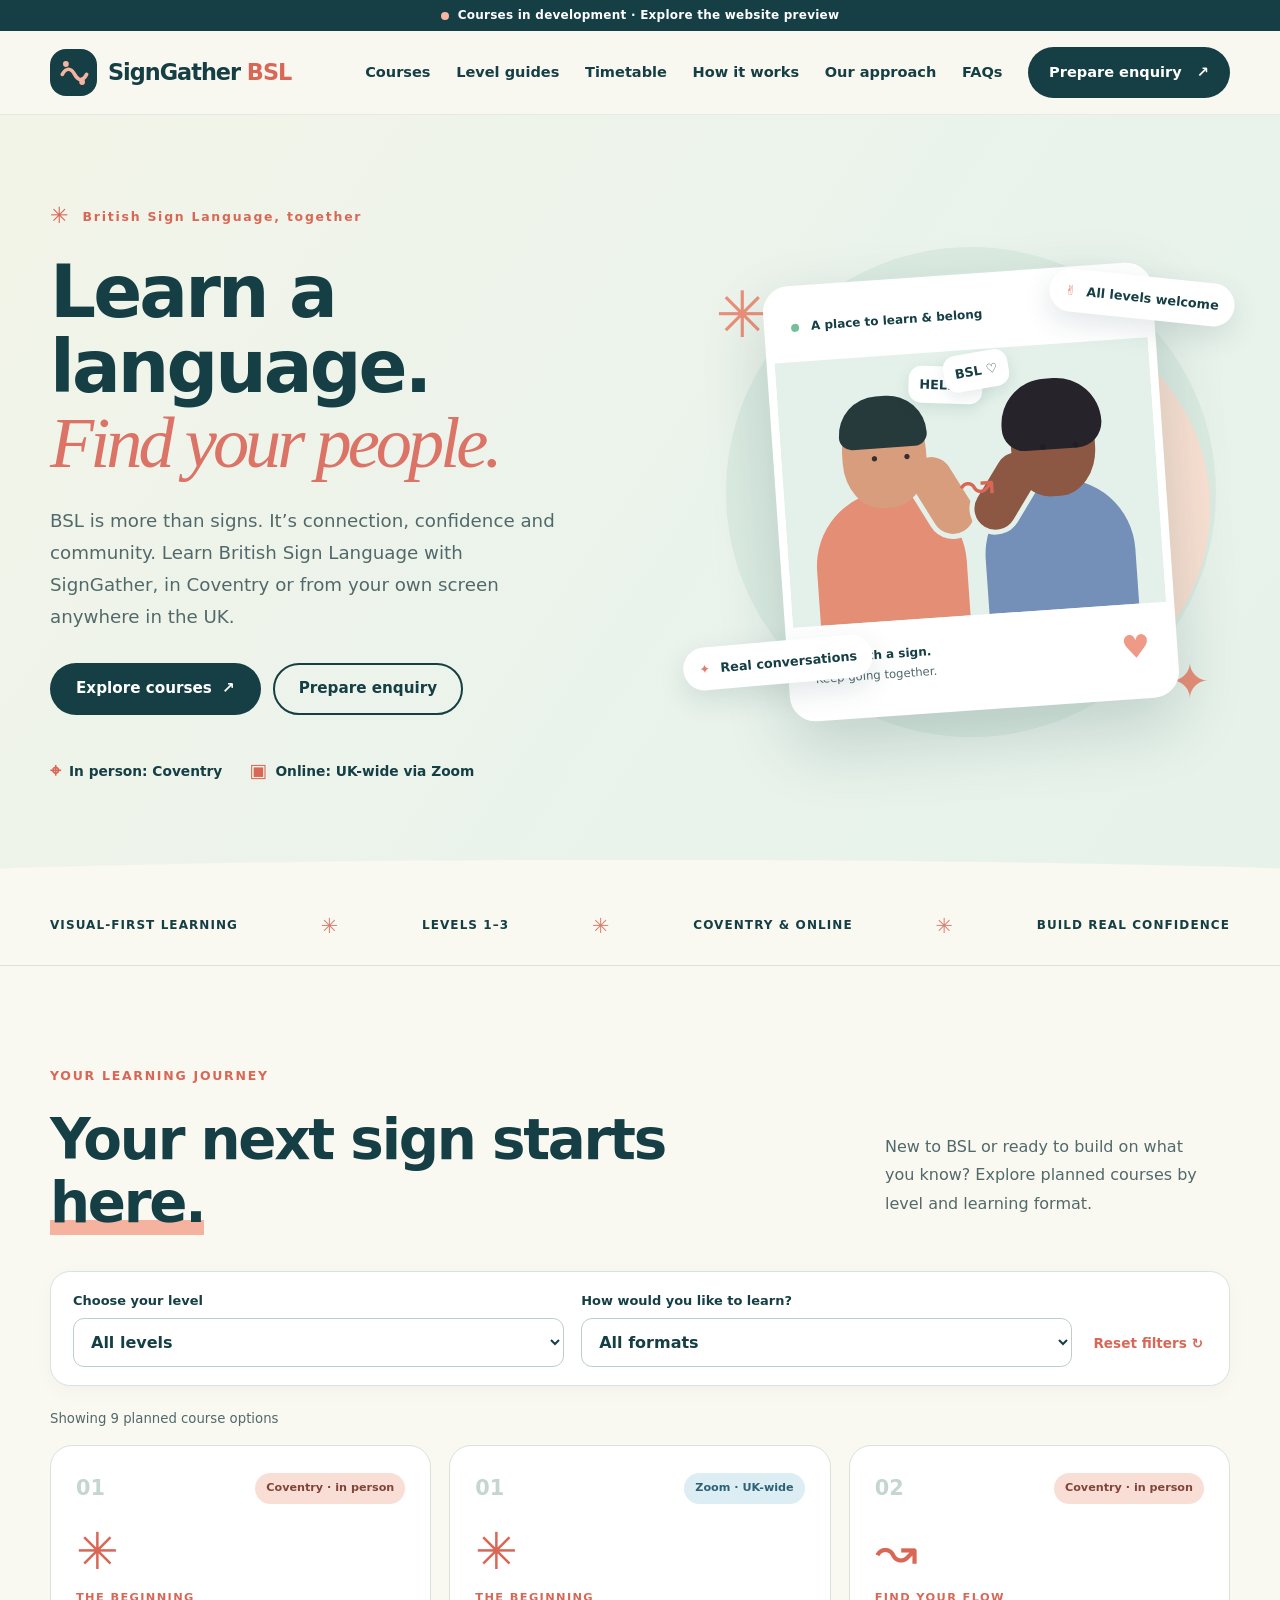
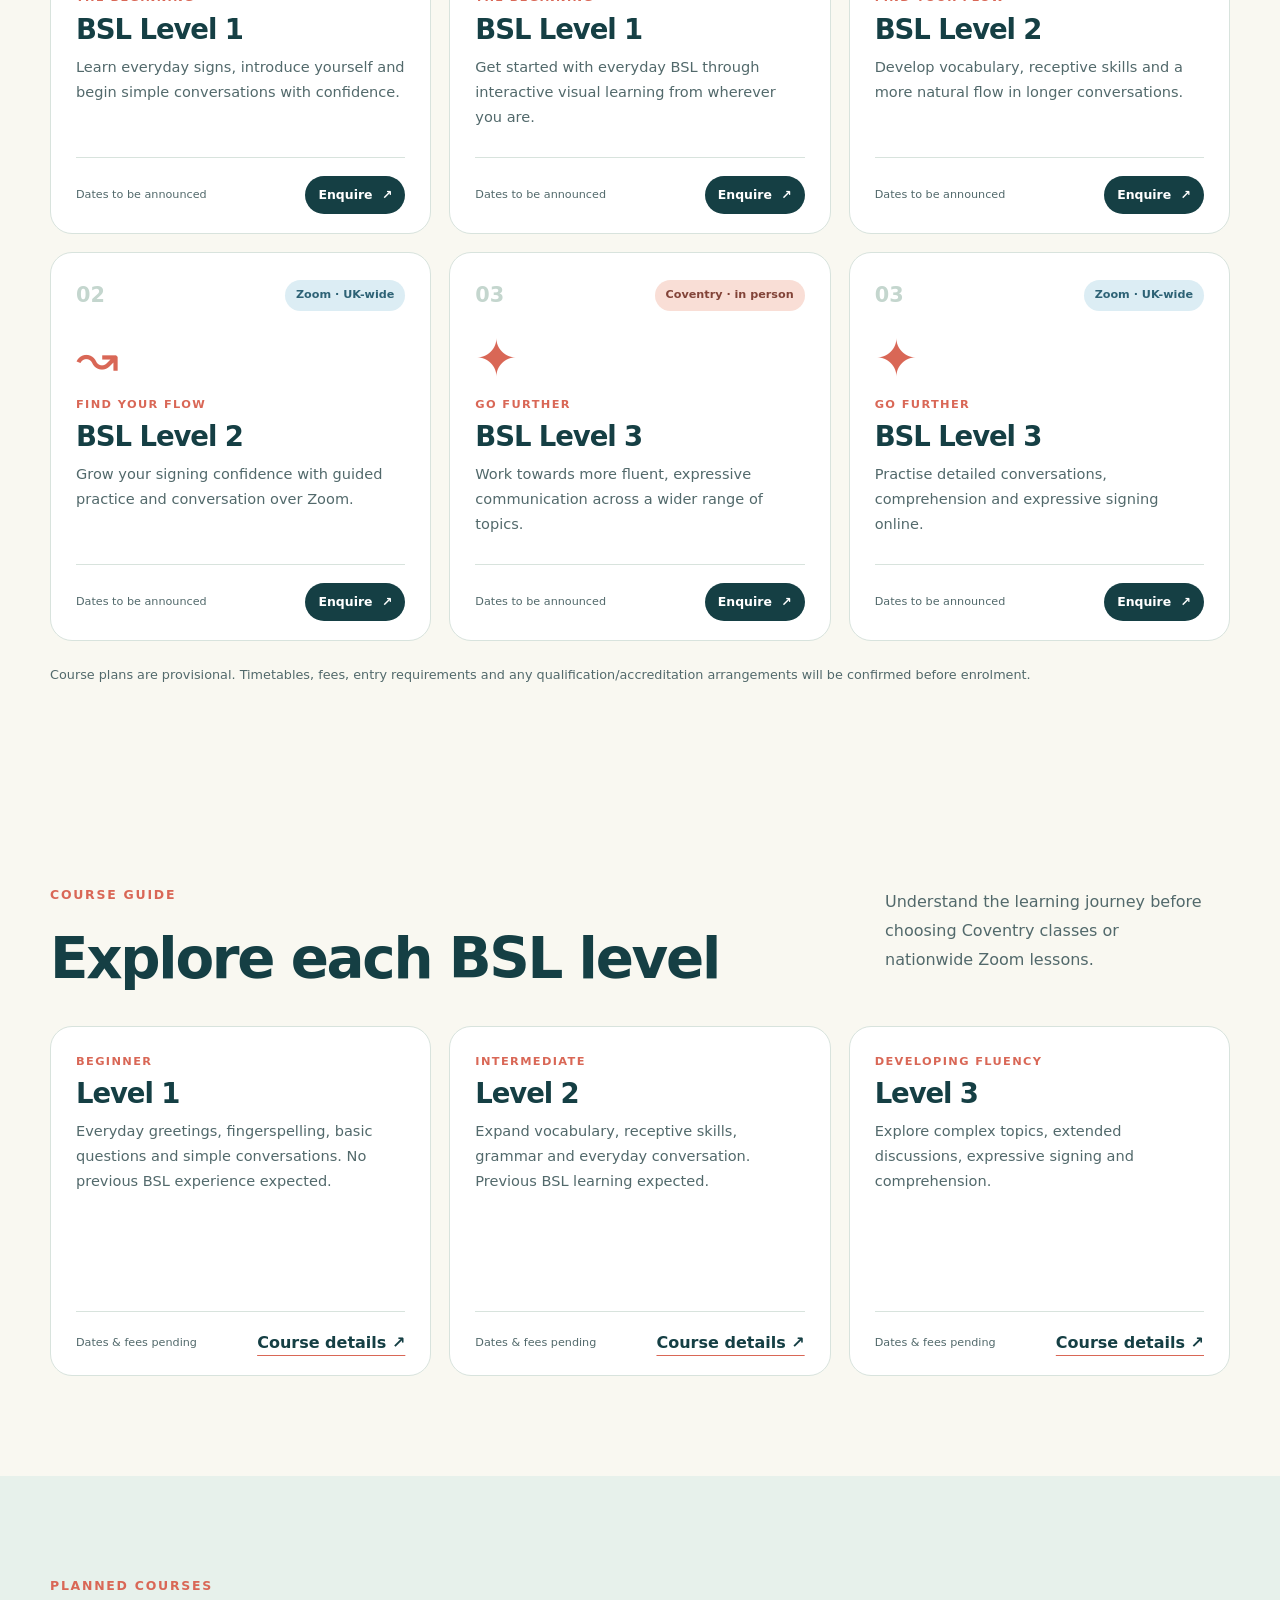
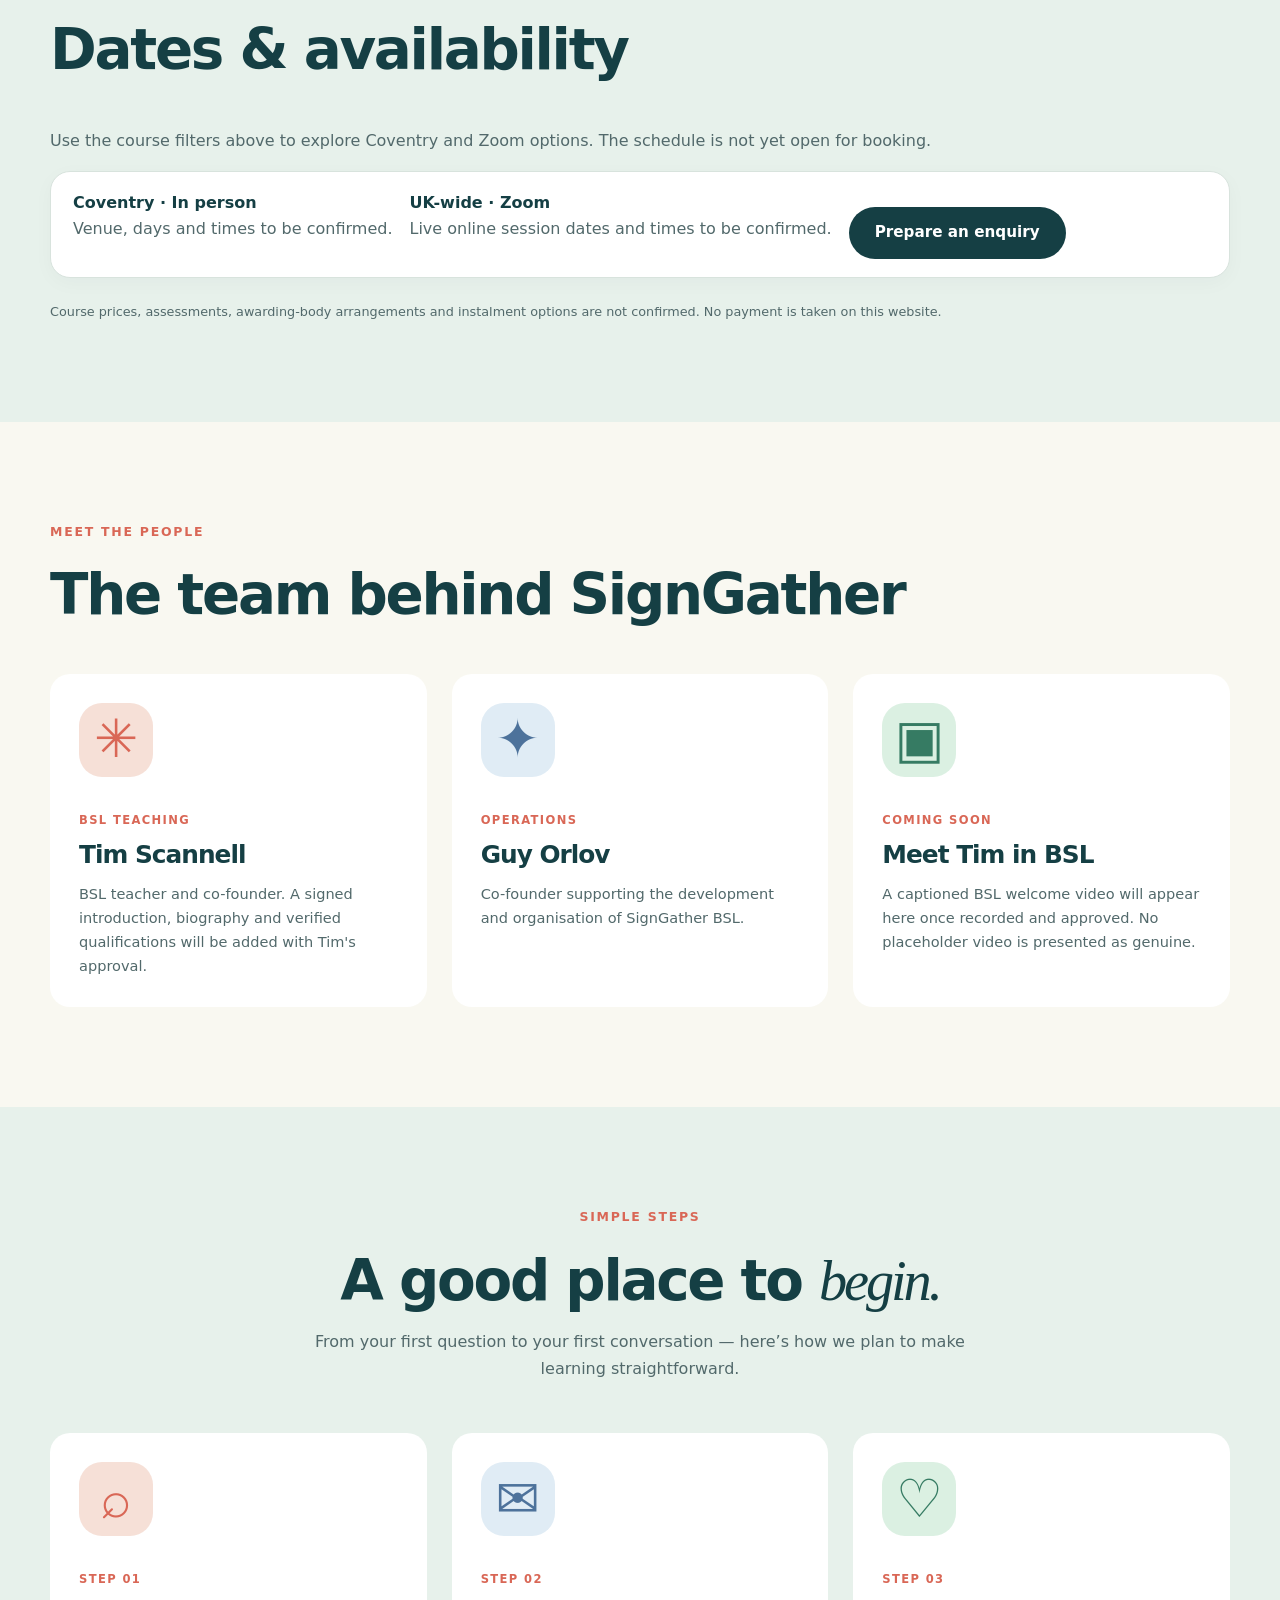
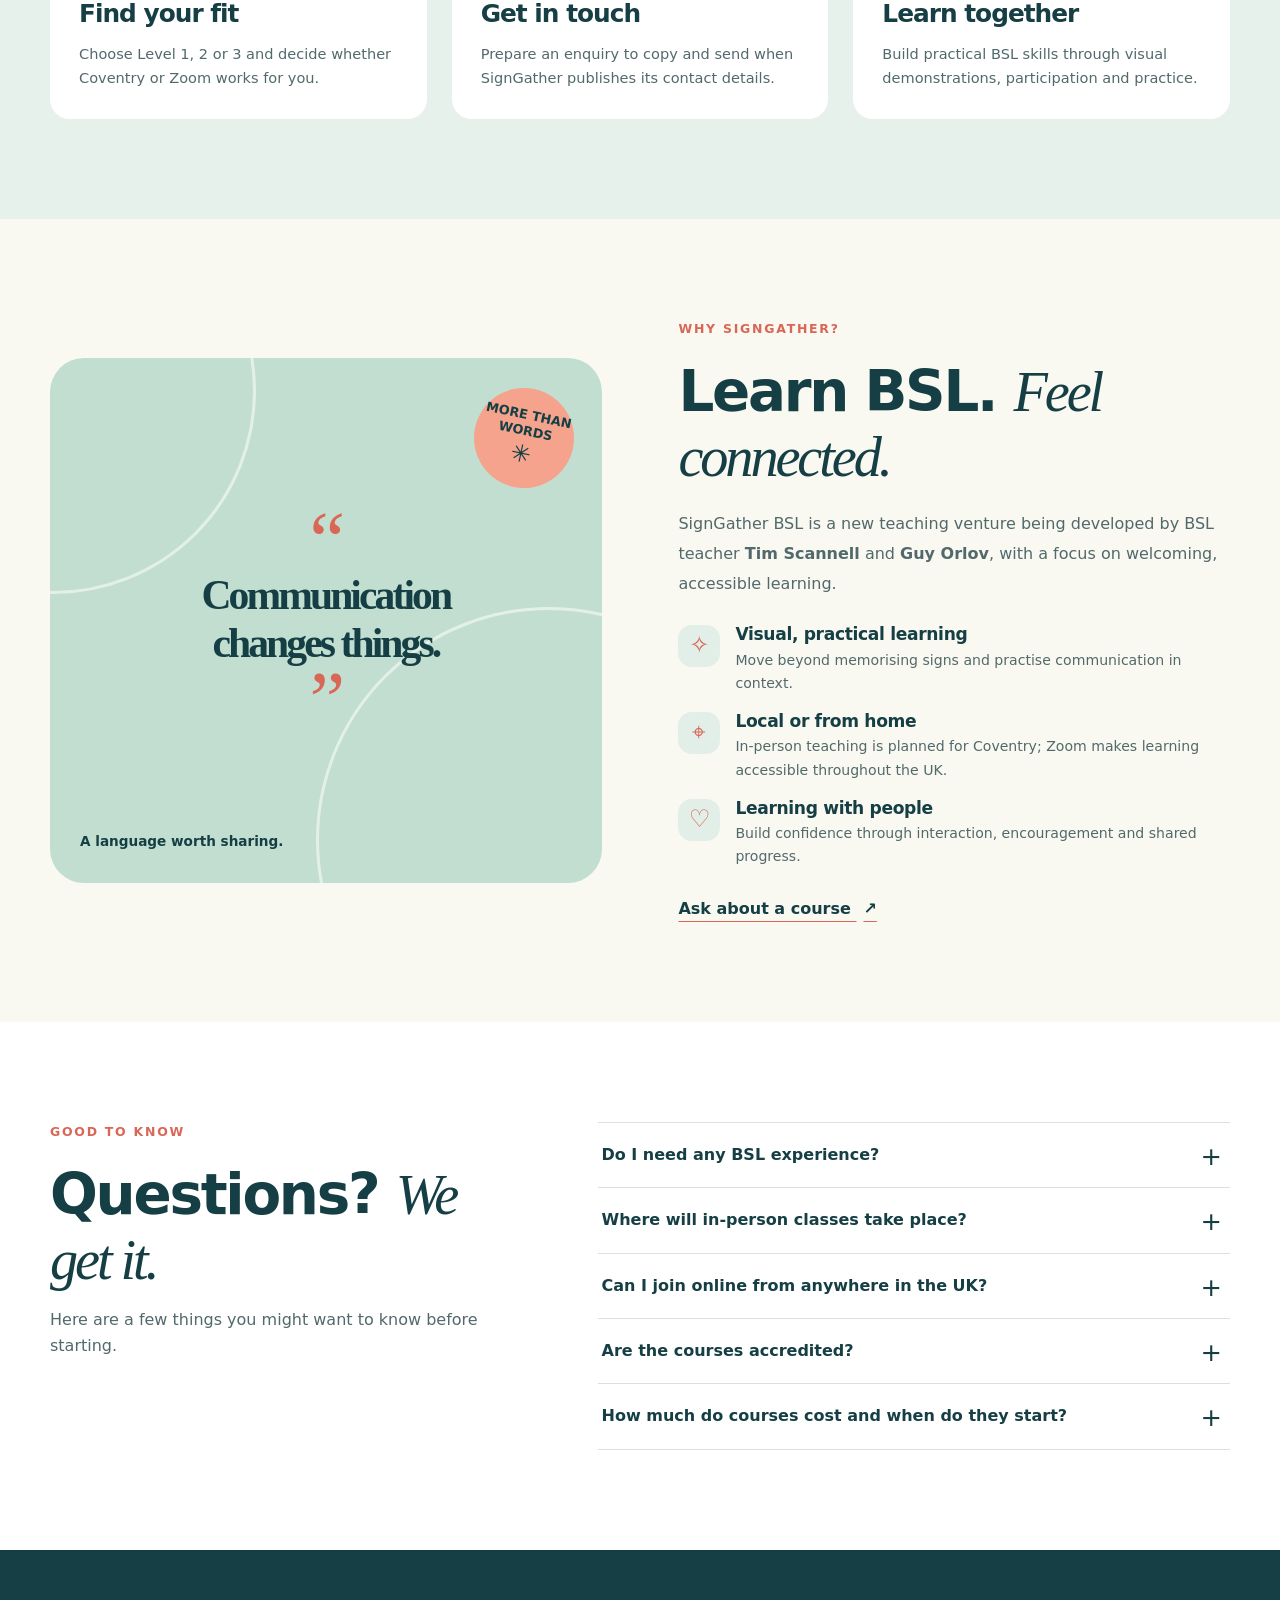
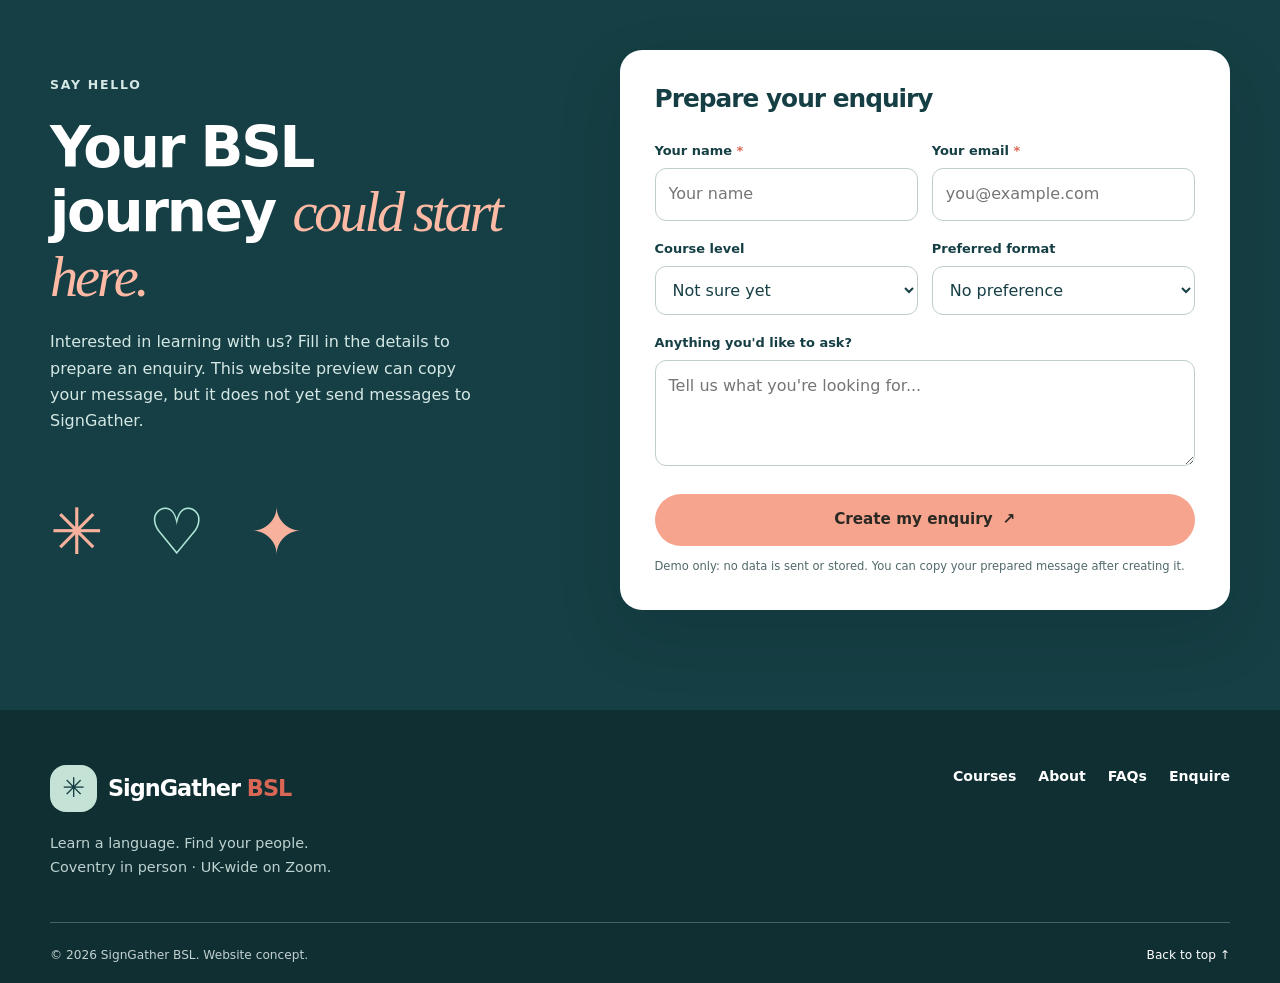
<file: index.html>
<!doctype html>
<html lang="en-GB">
<head>
  <meta charset="utf-8">
  <meta name="viewport" content="width=device-width, initial-scale=1">
  <meta name="theme-color" content="#153f44">
  <meta name="description" content="SignGather BSL: friendly British Sign Language learning at Levels 1–3. Join in-person courses in Coventry or learn on Zoom from anywhere in the UK.">
  <meta property="og:type" content="website">
  <meta property="og:title" content="SignGather BSL | Learn a language. Find your people.">
  <meta property="og:description" content="BSL Levels 1–3, in person in Coventry and online across the UK.">
  <title>SignGather BSL | Coventry & Online British Sign Language Courses</title>
  <link rel="icon" type="image/svg+xml" href="favicon.svg">
  <link rel="stylesheet" href="styles.css">
  <script type="application/ld+json">
  {"@context":"https://schema.org","@type":"EducationalOrganization","name":"SignGather BSL","description":"British Sign Language courses at Levels 1 to 3, in person in Coventry and online nationwide.","areaServed":[{"@type":"City","name":"Coventry"},{"@type":"Country","name":"United Kingdom"}]}
  </script>
  <script src="script.js" defer></script>
</head>
<body>
  <a class="skip-link" href="#main">Skip to main content</a>
  <div class="announcement"><span class="announcement-dot" aria-hidden="true"></span> Courses in development · Explore the website preview</div>
  <header class="site-header">
    <div class="container header-inner">
      <a class="brand" href="#home" aria-label="SignGather BSL, homepage">
        <span class="brand-icon" aria-hidden="true"><svg viewBox="0 0 40 40"><path d="M7 21.5c4.2-7.6 9.6-7.6 13.7 0s9.5 7.6 13.3 0" fill="none" stroke="currentColor" stroke-width="4.1" stroke-linecap="round"/><circle cx="11" cy="10" r="3.2" fill="currentColor"/><circle cx="29" cy="30" r="3.2" fill="currentColor"/></svg></span>
        <span class="brand-name">SignGather <strong>BSL</strong></span>
      </a>
      <button type="button" class="menu-toggle" aria-expanded="false" aria-controls="main-navigation" aria-label="Open navigation"><span></span><span></span><span></span></button>
      <nav id="main-navigation" class="main-nav" aria-label="Main navigation">
        <a href="#courses">Courses</a>
        <a href="#course-guide">Level guides</a><a href="#timetable">Timetable</a><a href="#how-it-works">How it works</a>
        <a href="#about">Our approach</a>
        <a href="#faq">FAQs</a>
        <a href="#enquire" class="nav-cta">Prepare enquiry <span aria-hidden="true">↗</span></a>
      </nav>
    </div>
  </header>

  <main id="main">
    <section class="hero" id="home" aria-labelledby="hero-heading">
      <div class="container hero-grid">
        <div class="hero-copy">
          <p class="eyebrow"><span class="eyebrow-icon" aria-hidden="true">✳</span> British Sign Language, together</p>
          <h1 id="hero-heading">Learn a language.<br><em>Find your people.</em></h1>
          <p class="hero-description">BSL is more than signs. It’s connection, confidence and community. Learn British Sign Language with SignGather, in Coventry or from your own screen anywhere in the UK.</p>
          <div class="hero-actions">
            <a href="#courses" class="button button-dark">Explore courses <span aria-hidden="true">↗</span></a>
            <a href="#enquire" class="button button-outline">Prepare enquiry</a>
          </div>
          <div class="hero-meta" aria-label="Available learning formats">
            <span><span class="meta-icon" aria-hidden="true">⌖</span> In person: Coventry</span>
            <span><span class="meta-icon" aria-hidden="true">▣</span> Online: UK-wide via Zoom</span>
          </div>
        </div>
        <div class="hero-art" aria-label="Illustration representing BSL learning and community">
          <div class="hero-orbit hero-orbit-one"></div>
          <div class="hero-orbit hero-orbit-two"></div>
          <div class="art-spark art-spark-one" aria-hidden="true">✳</div>
          <div class="art-spark art-spark-two" aria-hidden="true">✦</div>
          <div class="lesson-card">
            <div class="lesson-card-top"><span class="live-dot"></span> A place to learn & belong <span aria-hidden="true">✧</span></div>
            <div class="lesson-visual">
              <div class="person person-one"><span class="person-head"></span><span class="person-body"></span><span class="speech-bubble">HELLO!</span></div>
              <div class="person person-two"><span class="person-head"></span><span class="person-body"></span><span class="speech-bubble">BSL ♡</span></div>
              <div class="connecting-line" aria-hidden="true">↝</div>
            </div>
            <div class="lesson-card-bottom"><div><strong>Start with a sign.</strong><span>Keep going together.</span></div><span class="lesson-heart" aria-hidden="true">♥</span></div>
          </div>
          <div class="float-note float-note-top"><span aria-hidden="true">✌</span> All levels welcome</div>
          <div class="float-note float-note-bottom"><span aria-hidden="true">✦</span> Real conversations</div>
        </div>
      </div>
      <div class="hero-wave" aria-hidden="true"></div>
    </section>

    <section class="trust-strip" aria-label="Ways to learn">
      <div class="container trust-inner"><span>VISUAL-FIRST LEARNING</span><span class="trust-separator" aria-hidden="true">✳</span><span>LEVELS 1–3</span><span class="trust-separator" aria-hidden="true">✳</span><span>COVENTRY & ONLINE</span><span class="trust-separator" aria-hidden="true">✳</span><span>BUILD REAL CONFIDENCE</span></div>
    </section>

    <section class="section courses-section" id="courses" aria-labelledby="courses-heading">
      <div class="container">
        <div class="section-heading">
          <div><p class="eyebrow">YOUR LEARNING JOURNEY</p><h2 id="courses-heading">Your next sign starts <span class="highlight-underline">here.</span></h2></div>
          <p>New to BSL or ready to build on what you know? Explore planned courses by level and learning format.</p>
        </div>
        <div class="filter-bar" role="group" aria-label="Filter courses">
          <div class="filter-control"><label for="level-filter">Choose your level</label><select id="level-filter"><option value="all">All levels</option><option value="1">Level 1</option><option value="2">Level 2</option><option value="3">Level 3</option></select></div>
          <div class="filter-control"><label for="format-filter">How would you like to learn?</label><select id="format-filter"><option value="all">All formats</option><option value="coventry">In person · Coventry</option><option value="zoom">Online · Zoom</option></select></div>
          <button type="button" id="reset-filters" class="reset-button">Reset filters <span aria-hidden="true">↻</span></button>
        </div>
        <p id="course-count" class="course-count" role="status" aria-live="polite">Showing 6 planned course options</p>
        <div class="course-grid" id="course-grid">
          <article class="course-card" data-level="1" data-format="coventry">
            <div class="card-top"><span class="card-number">01</span><span class="tag tag-coral">Coventry · in person</span></div>
            <span class="card-symbol" aria-hidden="true">✳</span><p class="card-category">THE BEGINNING</p><h3>BSL Level 1</h3><p>Learn everyday signs, introduce yourself and begin simple conversations with confidence.</p>
            <div class="card-footer"><span>Dates to be announced</span><button type="button" class="course-select" data-course="Level 1" data-mode="Coventry in person" aria-label="Enquire about BSL Level 1 in Coventry">Enquire <span aria-hidden="true">↗</span></button></div>
          </article>
          <article class="course-card" data-level="1" data-format="zoom">
            <div class="card-top"><span class="card-number">01</span><span class="tag tag-blue">Zoom · UK-wide</span></div>
            <span class="card-symbol" aria-hidden="true">✳</span><p class="card-category">THE BEGINNING</p><h3>BSL Level 1</h3><p>Get started with everyday BSL through interactive visual learning from wherever you are.</p>
            <div class="card-footer"><span>Dates to be announced</span><button type="button" class="course-select" data-course="Level 1" data-mode="Online via Zoom" aria-label="Enquire about BSL Level 1 online">Enquire <span aria-hidden="true">↗</span></button></div>
          </article>
          <article class="course-card" data-level="2" data-format="coventry">
            <div class="card-top"><span class="card-number">02</span><span class="tag tag-coral">Coventry · in person</span></div>
            <span class="card-symbol" aria-hidden="true">↝</span><p class="card-category">FIND YOUR FLOW</p><h3>BSL Level 2</h3><p>Develop vocabulary, receptive skills and a more natural flow in longer conversations.</p>
            <div class="card-footer"><span>Dates to be announced</span><button type="button" class="course-select" data-course="Level 2" data-mode="Coventry in person" aria-label="Enquire about BSL Level 2 in Coventry">Enquire <span aria-hidden="true">↗</span></button></div>
          </article>
          <article class="course-card" data-level="2" data-format="zoom">
            <div class="card-top"><span class="card-number">02</span><span class="tag tag-blue">Zoom · UK-wide</span></div>
            <span class="card-symbol" aria-hidden="true">↝</span><p class="card-category">FIND YOUR FLOW</p><h3>BSL Level 2</h3><p>Grow your signing confidence with guided practice and conversation over Zoom.</p>
            <div class="card-footer"><span>Dates to be announced</span><button type="button" class="course-select" data-course="Level 2" data-mode="Online via Zoom" aria-label="Enquire about BSL Level 2 online">Enquire <span aria-hidden="true">↗</span></button></div>
          </article>
          <article class="course-card" data-level="3" data-format="coventry">
            <div class="card-top"><span class="card-number">03</span><span class="tag tag-coral">Coventry · in person</span></div>
            <span class="card-symbol" aria-hidden="true">✦</span><p class="card-category">GO FURTHER</p><h3>BSL Level 3</h3><p>Work towards more fluent, expressive communication across a wider range of topics.</p>
            <div class="card-footer"><span>Dates to be announced</span><button type="button" class="course-select" data-course="Level 3" data-mode="Coventry in person" aria-label="Enquire about BSL Level 3 in Coventry">Enquire <span aria-hidden="true">↗</span></button></div>
          </article>
          <article class="course-card" data-level="3" data-format="zoom">
            <div class="card-top"><span class="card-number">03</span><span class="tag tag-blue">Zoom · UK-wide</span></div>
            <span class="card-symbol" aria-hidden="true">✦</span><p class="card-category">GO FURTHER</p><h3>BSL Level 3</h3><p>Practise detailed conversations, comprehension and expressive signing online.</p>
            <div class="card-footer"><span>Dates to be announced</span><button type="button" class="course-select" data-course="Level 3" data-mode="Online via Zoom" aria-label="Enquire about BSL Level 3 online">Enquire <span aria-hidden="true">↗</span></button></div>
          </article>
        </div>
        <p class="small-print">Course plans are provisional. Timetables, fees, entry requirements and any qualification/accreditation arrangements will be confirmed before enrolment.</p>
      </div>
    </section>


    <section class="section" id="course-guide" aria-labelledby="guide-heading"><div class="container"><div class="section-heading"><div><p class="eyebrow">COURSE GUIDE</p><h2 id="guide-heading">Explore each BSL level</h2></div><p>Understand the learning journey before choosing Coventry classes or nationwide Zoom lessons.</p></div><div class="course-grid"><article class="course-card"><p class="card-category">BEGINNER</p><h3>Level 1</h3><p>Everyday greetings, fingerspelling, basic questions and simple conversations. No previous BSL experience expected.</p><div class="card-footer"><span>Dates & fees pending</span><a class="text-link" href="level-1.html">Course details ↗</a></div></article><article class="course-card"><p class="card-category">INTERMEDIATE</p><h3>Level 2</h3><p>Expand vocabulary, receptive skills, grammar and everyday conversation. Previous BSL learning expected.</p><div class="card-footer"><span>Dates & fees pending</span><a class="text-link" href="level-2.html">Course details ↗</a></div></article><article class="course-card"><p class="card-category">DEVELOPING FLUENCY</p><h3>Level 3</h3><p>Explore complex topics, extended discussions, expressive signing and comprehension.</p><div class="card-footer"><span>Dates & fees pending</span><a class="text-link" href="level-3.html">Course details ↗</a></div></article></div></div></section>
    <section class="section steps-section" id="timetable" aria-labelledby="timetable-heading"><div class="container"><p class="eyebrow">PLANNED COURSES</p><h2 id="timetable-heading">Dates & availability</h2><p>Use the course filters above to explore Coventry and Zoom options. The schedule is not yet open for booking.</p><div class="filter-bar"><div><strong>Coventry · In person</strong><p>Venue, days and times to be confirmed.</p></div><div><strong>UK-wide · Zoom</strong><p>Live online session dates and times to be confirmed.</p></div><a class="button button-dark" href="#enquire">Prepare an enquiry</a></div><p class="small-print">Course prices, assessments, awarding-body arrangements and instalment options are not confirmed. No payment is taken on this website.</p></div></section>
    <section class="section" id="meet-the-team" aria-labelledby="team-heading"><div class="container"><p class="eyebrow">MEET THE PEOPLE</p><h2 id="team-heading">The team behind SignGather</h2><div class="steps-grid"><article class="step"><div class="step-icon" aria-hidden="true">✳</div><span class="step-index">BSL TEACHING</span><h3>Tim Scannell</h3><p>BSL teacher and co-founder. A signed introduction, biography and verified qualifications will be added with Tim's approval.</p></article><article class="step"><div class="step-icon" aria-hidden="true">✦</div><span class="step-index">OPERATIONS</span><h3>Guy Orlov</h3><p>Co-founder supporting the development and organisation of SignGather BSL.</p></article><article class="step"><div class="step-icon" aria-hidden="true">▣</div><span class="step-index">COMING SOON</span><h3>Meet Tim in BSL</h3><p>A captioned BSL welcome video will appear here once recorded and approved. No placeholder video is presented as genuine.</p></article></div></div></section>
    <section class="section steps-section" id="how-it-works" aria-labelledby="steps-heading">
      <div class="container">
        <div class="centered-heading"><p class="eyebrow">SIMPLE STEPS</p><h2 id="steps-heading">A good place to <em>begin.</em></h2><p>From your first question to your first conversation — here’s how we plan to make learning straightforward.</p></div>
        <div class="steps-grid">
          <div class="step"><div class="step-icon" aria-hidden="true">⌕</div><span class="step-index">STEP 01</span><h3>Find your fit</h3><p>Choose Level 1, 2 or 3 and decide whether Coventry or Zoom works for you.</p></div>
          <div class="step"><div class="step-icon" aria-hidden="true">✉</div><span class="step-index">STEP 02</span><h3>Get in touch</h3><p>Prepare an enquiry to copy and send when SignGather publishes its contact details.</p></div>
          <div class="step"><div class="step-icon" aria-hidden="true">♡</div><span class="step-index">STEP 03</span><h3>Learn together</h3><p>Build practical BSL skills through visual demonstrations, participation and practice.</p></div>
        </div>
      </div>
    </section>

    <section class="section about-section" id="about" aria-labelledby="about-heading">
      <div class="container about-grid">
        <div class="about-visual"><div class="about-sticker">MORE THAN<br>WORDS <span aria-hidden="true">✳</span></div><div class="about-graphic"><span aria-hidden="true">“</span><strong>Communication<br>changes things.</strong><span aria-hidden="true">”</span></div><div class="about-caption">A language worth sharing.</div></div>
        <div class="about-content"><p class="eyebrow">WHY SIGNGATHER?</p><h2 id="about-heading">Learn BSL. <em>Feel connected.</em></h2><p>SignGather BSL is a new teaching venture being developed by BSL teacher <strong>Tim Scannell</strong> and <strong>Guy Orlov</strong>, with a focus on welcoming, accessible learning.</p>
        <div class="benefit-list">
          <div><span class="benefit-icon" aria-hidden="true">✧</span><div><h3>Visual, practical learning</h3><p>Move beyond memorising signs and practise communication in context.</p></div></div>
          <div><span class="benefit-icon" aria-hidden="true">⌖</span><div><h3>Local or from home</h3><p>In-person teaching is planned for Coventry; Zoom makes learning accessible throughout the UK.</p></div></div>
          <div><span class="benefit-icon" aria-hidden="true">♡</span><div><h3>Learning with people</h3><p>Build confidence through interaction, encouragement and shared progress.</p></div></div>
        </div>
        <a class="text-link" href="#enquire">Ask about a course <span aria-hidden="true">↗</span></a></div>
      </div>
    </section>

    <section class="section faq-section" id="faq" aria-labelledby="faq-heading">
      <div class="container faq-grid"><div><p class="eyebrow">GOOD TO KNOW</p><h2 id="faq-heading">Questions? <em>We get it.</em></h2><p>Here are a few things you might want to know before starting.</p></div>
      <div class="faq-list">
        <details><summary>Do I need any BSL experience?</summary><p>Level 1 is intended as a starting point for beginners. For Levels 2 and 3, we’ll confirm the appropriate entry requirements before enrolment.</p></details>
        <details><summary>Where will in-person classes take place?</summary><p>In-person classes are planned for the Coventry area only. The exact venue will be shared when a course is confirmed.</p></details>
        <details><summary>Can I join online from anywhere in the UK?</summary><p>Yes. Zoom courses are intended to be available nationwide, subject to the confirmed timetable and places.</p></details>
        <details><summary>Are the courses accredited?</summary><p>Any awarding-body affiliation, assessment and qualification arrangements have not yet been announced. Please check the confirmed course details before booking.</p></details>
        <details><summary>How much do courses cost and when do they start?</summary><p>Fees and start dates have not yet been set. You can prepare an enquiry below so you’re ready to contact the team once contact details are published.</p></details>
      </div></div>
    </section>

    <section class="section enquiry-section" id="enquire" aria-labelledby="enquiry-heading">
      <div class="container enquiry-grid"><div class="enquiry-intro"><p class="eyebrow eyebrow-light">SAY HELLO</p><h2 id="enquiry-heading">Your BSL journey <em>could start here.</em></h2><p>Interested in learning with us? Fill in the details to prepare an enquiry. This website preview can copy your message, but it does not yet send messages to SignGather.</p><div class="enquiry-decoration" aria-hidden="true">✳ <span>♡</span> ✦</div></div>
      <form id="enquiry-form" class="enquiry-form" novalidate>
        <h3>Prepare your enquiry</h3>
        <div class="form-row"><div class="field"><label for="enquiry-name">Your name <span aria-hidden="true">*</span></label><input id="enquiry-name" name="name" type="text" autocomplete="name" required maxlength="100" placeholder="Your name"></div><div class="field"><label for="enquiry-email">Your email <span aria-hidden="true">*</span></label><input id="enquiry-email" name="email" type="email" autocomplete="email" required maxlength="150" placeholder="you@example.com"></div></div>
        <div class="form-row"><div class="field"><label for="enquiry-level">Course level</label><select id="enquiry-level" name="level"><option value="Not sure yet">Not sure yet</option><option value="Level 1">Level 1</option><option value="Level 2">Level 2</option><option value="Level 3">Level 3</option></select></div><div class="field"><label for="enquiry-mode">Preferred format</label><select id="enquiry-mode" name="format"><option value="No preference">No preference</option><option value="Coventry in person">Coventry in person</option><option value="Online via Zoom">Online via Zoom</option></select></div></div>
        <div class="field"><label for="enquiry-message">Anything you'd like to ask?</label><textarea id="enquiry-message" name="message" rows="3" maxlength="1000" placeholder="Tell us what you're looking for..."></textarea></div>
        <button type="submit" class="button button-coral">Create my enquiry <span aria-hidden="true">↗</span></button>
        <p class="form-help">Demo only: no data is sent or stored. You can copy your prepared message after creating it.</p>
        <div id="enquiry-output" class="enquiry-output" hidden><label for="enquiry-preview">Your prepared message</label><textarea id="enquiry-preview" readonly rows="8"></textarea><button type="button" class="button button-dark" id="copy-enquiry">Copy enquiry</button><p id="copy-status" role="status" aria-live="polite"></p></div>
      </form></div>
    </section>
  </main>
  <footer class="site-footer"><div class="container footer-top"><div><a class="brand footer-brand" href="#home"><span class="brand-icon" aria-hidden="true">✳</span><span class="brand-name">SignGather <strong>BSL</strong></span></a><p>Learn a language. Find your people.<br>Coventry in person · UK-wide on Zoom.</p></div><nav aria-label="Footer navigation"><a href="#courses">Courses</a><a href="#about">About</a><a href="#faq">FAQs</a><a href="#enquire">Enquire</a></nav></div><div class="container footer-bottom"><span>© <span id="current-year">2026</span> SignGather BSL. Website concept.</span><a href="#home">Back to top ↑</a></div></footer>
</body>
</html>
</file>
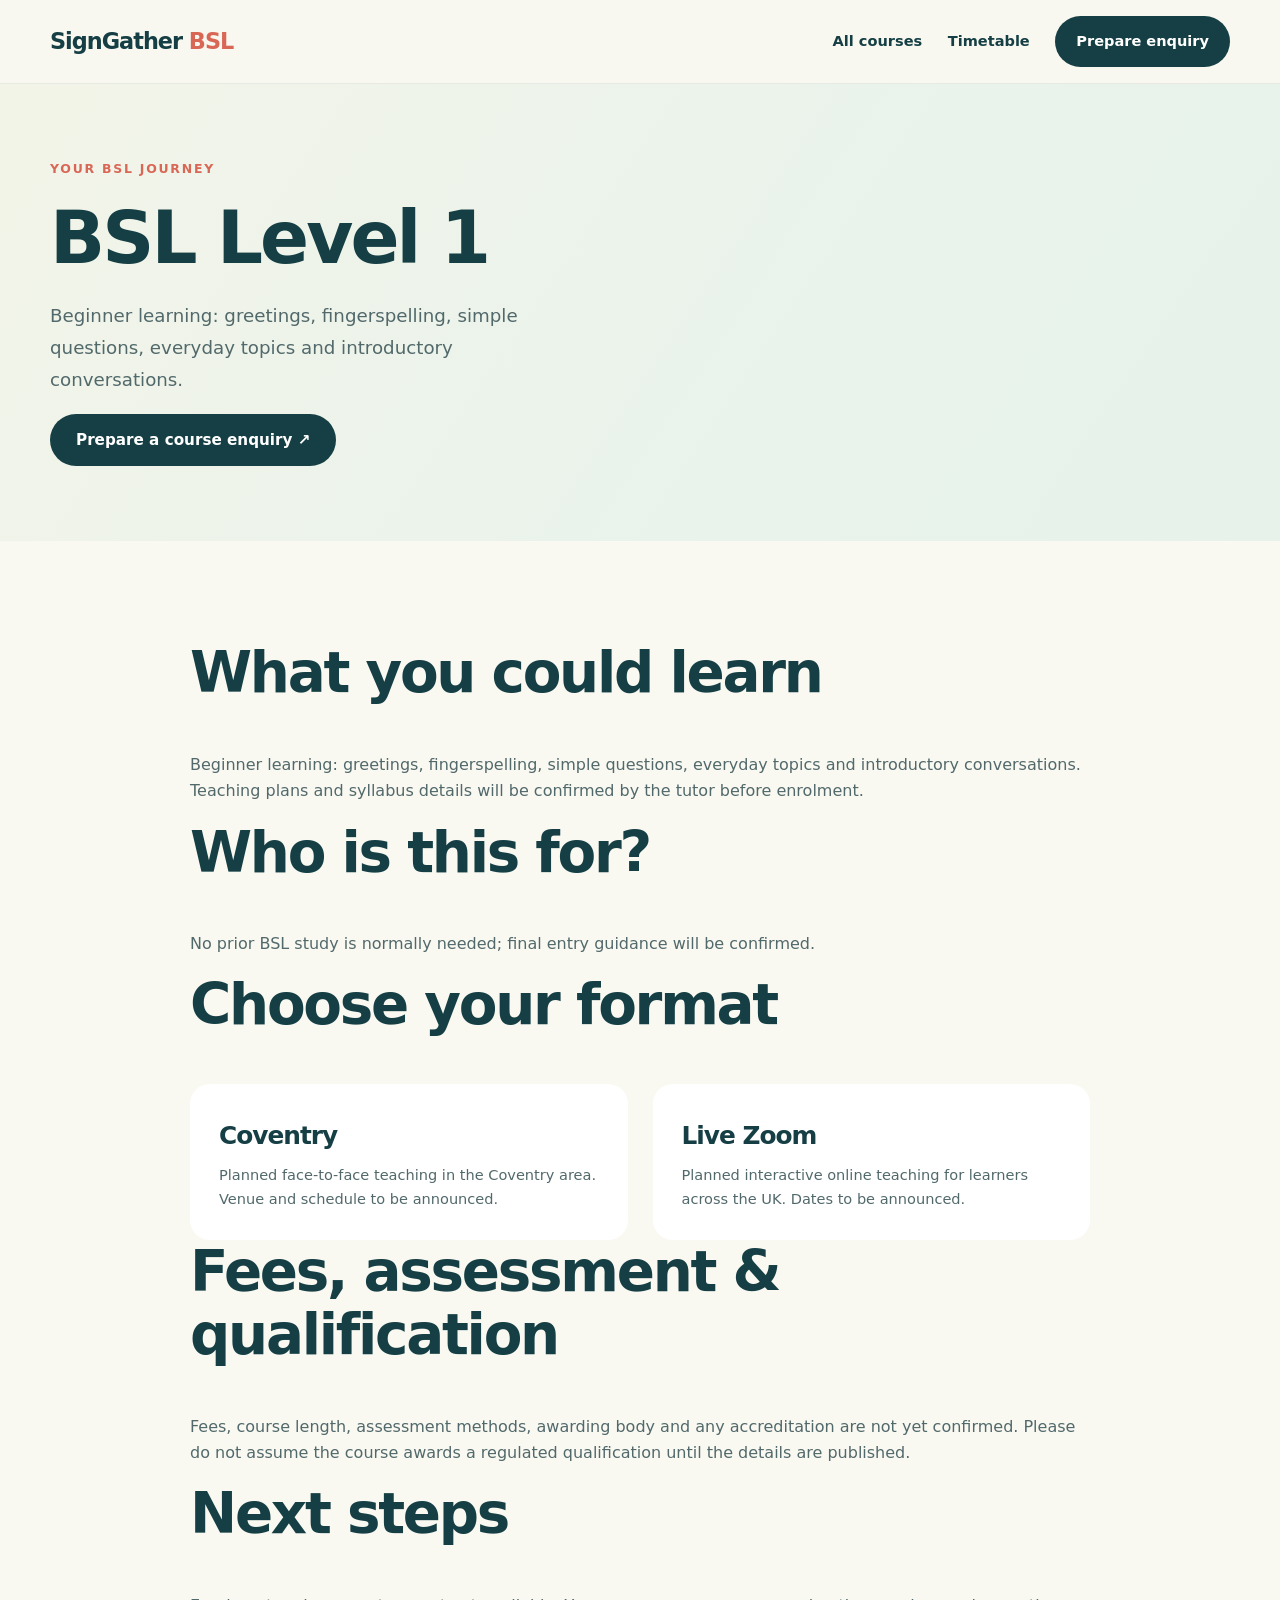
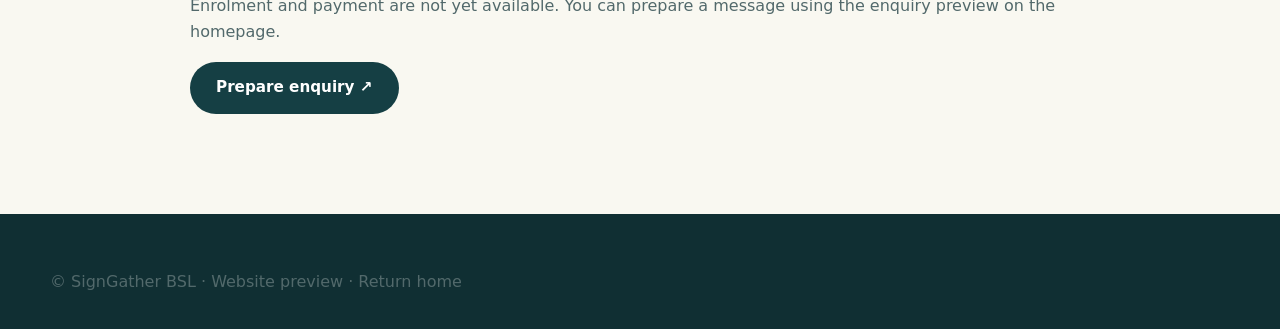
<file: level-1.html>
<!doctype html><html lang="en-GB"><head><meta charset="utf-8"><meta name="viewport" content="width=device-width,initial-scale=1"><meta name="description" content="Explore SignGather BSL BSL Level 1 in Coventry or nationwide on Zoom."><title>BSL Level 1 | SignGather BSL</title><link rel="icon" href="favicon.svg" type="image/svg+xml"><link rel="stylesheet" href="styles.css"></head><body><a class="skip-link" href="#main">Skip to content</a><header class="site-header"><div class="container header-inner"><a class="brand" href="index.html"><span class="brand-name">SignGather <strong>BSL</strong></span></a><nav class="main-nav" style="display:flex;position:static"><a href="index.html#courses">All courses</a><a href="index.html#timetable">Timetable</a><a href="index.html#enquire" class="nav-cta">Prepare enquiry</a></nav></div></header><main id="main"><section class="hero"><div class="container" style="padding-top:75px;padding-bottom:75px"><p class="eyebrow">YOUR BSL JOURNEY</p><h1>BSL Level 1</h1><p class="hero-description">Beginner learning: greetings, fingerspelling, simple questions, everyday topics and introductory conversations.</p><a class="button button-dark" href="index.html#enquire">Prepare a course enquiry ↗</a></div></section><section class="section"><div class="container" style="max-width:900px"><h2>What you could learn</h2><p>Beginner learning: greetings, fingerspelling, simple questions, everyday topics and introductory conversations. Teaching plans and syllabus details will be confirmed by the tutor before enrolment.</p><h2>Who is this for?</h2><p>No prior BSL study is normally needed; final entry guidance will be confirmed.</p><h2>Choose your format</h2><div class="steps-grid" style="grid-template-columns:repeat(auto-fit,minmax(220px,1fr))"><div class="step"><h3>Coventry</h3><p>Planned face-to-face teaching in the Coventry area. Venue and schedule to be announced.</p></div><div class="step"><h3>Live Zoom</h3><p>Planned interactive online teaching for learners across the UK. Dates to be announced.</p></div></div><h2>Fees, assessment & qualification</h2><p>Fees, course length, assessment methods, awarding body and any accreditation are not yet confirmed. Please do not assume the course awards a regulated qualification until the details are published.</p><h2>Next steps</h2><p>Enrolment and payment are not yet available. You can prepare a message using the enquiry preview on the homepage.</p><a class="button button-dark" href="index.html#enquire">Prepare enquiry ↗</a></div></section></main><footer class="site-footer"><div class="container"><p>© SignGather BSL · Website preview · <a href="index.html">Return home</a></p></div></footer></body></html>
</file>
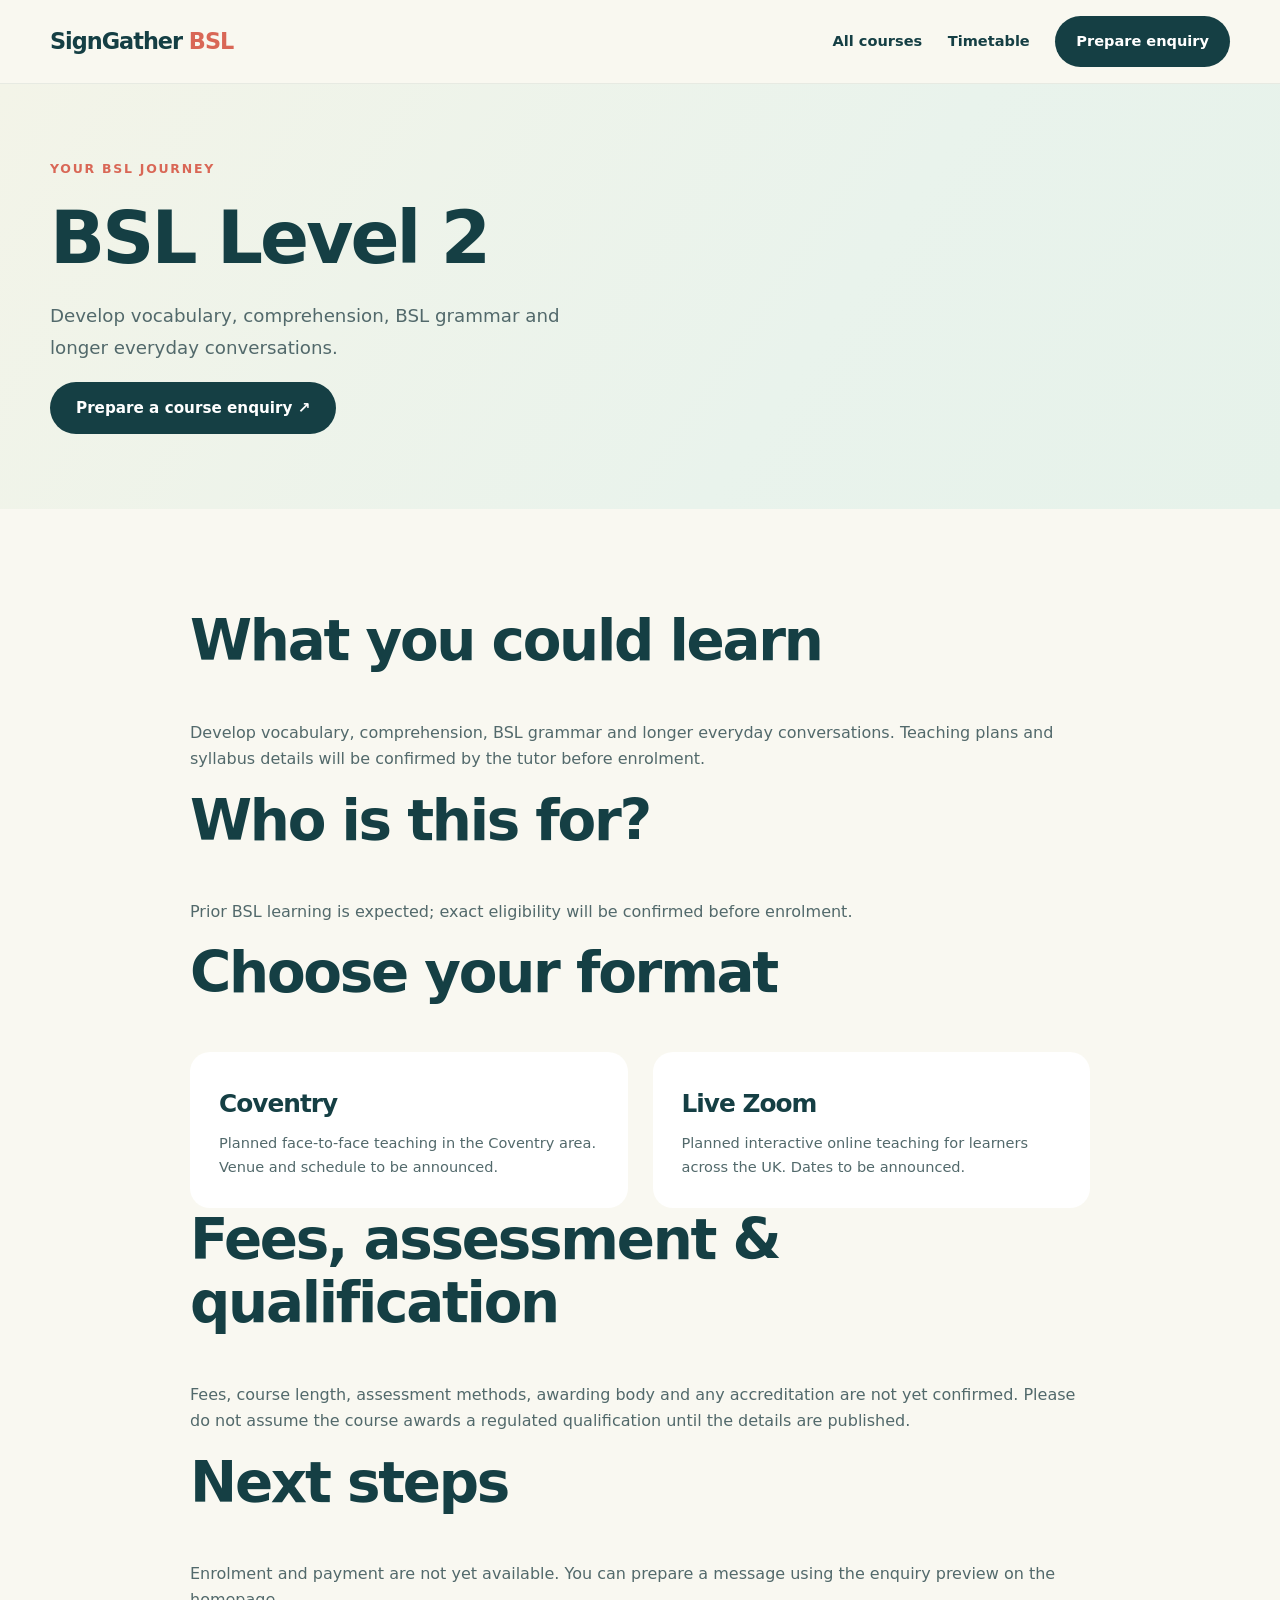
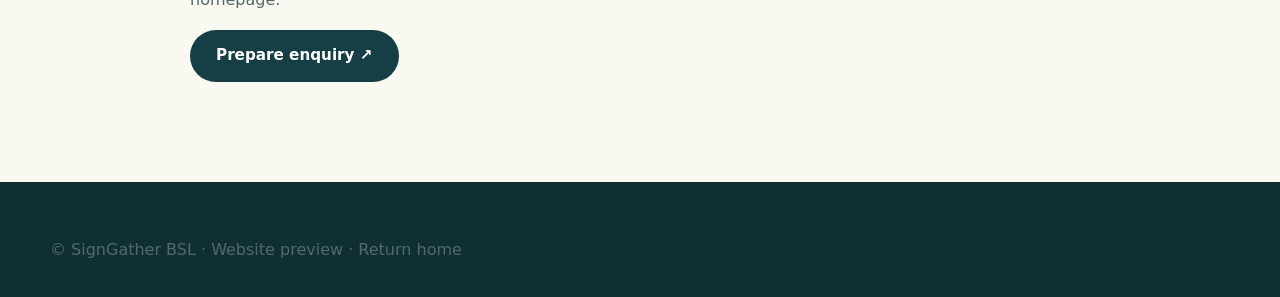
<file: level-2.html>
<!doctype html><html lang="en-GB"><head><meta charset="utf-8"><meta name="viewport" content="width=device-width,initial-scale=1"><meta name="description" content="Explore SignGather BSL BSL Level 2 in Coventry or nationwide on Zoom."><title>BSL Level 2 | SignGather BSL</title><link rel="icon" href="favicon.svg" type="image/svg+xml"><link rel="stylesheet" href="styles.css"></head><body><a class="skip-link" href="#main">Skip to content</a><header class="site-header"><div class="container header-inner"><a class="brand" href="index.html"><span class="brand-name">SignGather <strong>BSL</strong></span></a><nav class="main-nav" style="display:flex;position:static"><a href="index.html#courses">All courses</a><a href="index.html#timetable">Timetable</a><a href="index.html#enquire" class="nav-cta">Prepare enquiry</a></nav></div></header><main id="main"><section class="hero"><div class="container" style="padding-top:75px;padding-bottom:75px"><p class="eyebrow">YOUR BSL JOURNEY</p><h1>BSL Level 2</h1><p class="hero-description">Develop vocabulary, comprehension, BSL grammar and longer everyday conversations.</p><a class="button button-dark" href="index.html#enquire">Prepare a course enquiry ↗</a></div></section><section class="section"><div class="container" style="max-width:900px"><h2>What you could learn</h2><p>Develop vocabulary, comprehension, BSL grammar and longer everyday conversations. Teaching plans and syllabus details will be confirmed by the tutor before enrolment.</p><h2>Who is this for?</h2><p>Prior BSL learning is expected; exact eligibility will be confirmed before enrolment.</p><h2>Choose your format</h2><div class="steps-grid" style="grid-template-columns:repeat(auto-fit,minmax(220px,1fr))"><div class="step"><h3>Coventry</h3><p>Planned face-to-face teaching in the Coventry area. Venue and schedule to be announced.</p></div><div class="step"><h3>Live Zoom</h3><p>Planned interactive online teaching for learners across the UK. Dates to be announced.</p></div></div><h2>Fees, assessment & qualification</h2><p>Fees, course length, assessment methods, awarding body and any accreditation are not yet confirmed. Please do not assume the course awards a regulated qualification until the details are published.</p><h2>Next steps</h2><p>Enrolment and payment are not yet available. You can prepare a message using the enquiry preview on the homepage.</p><a class="button button-dark" href="index.html#enquire">Prepare enquiry ↗</a></div></section></main><footer class="site-footer"><div class="container"><p>© SignGather BSL · Website preview · <a href="index.html">Return home</a></p></div></footer></body></html>
</file>
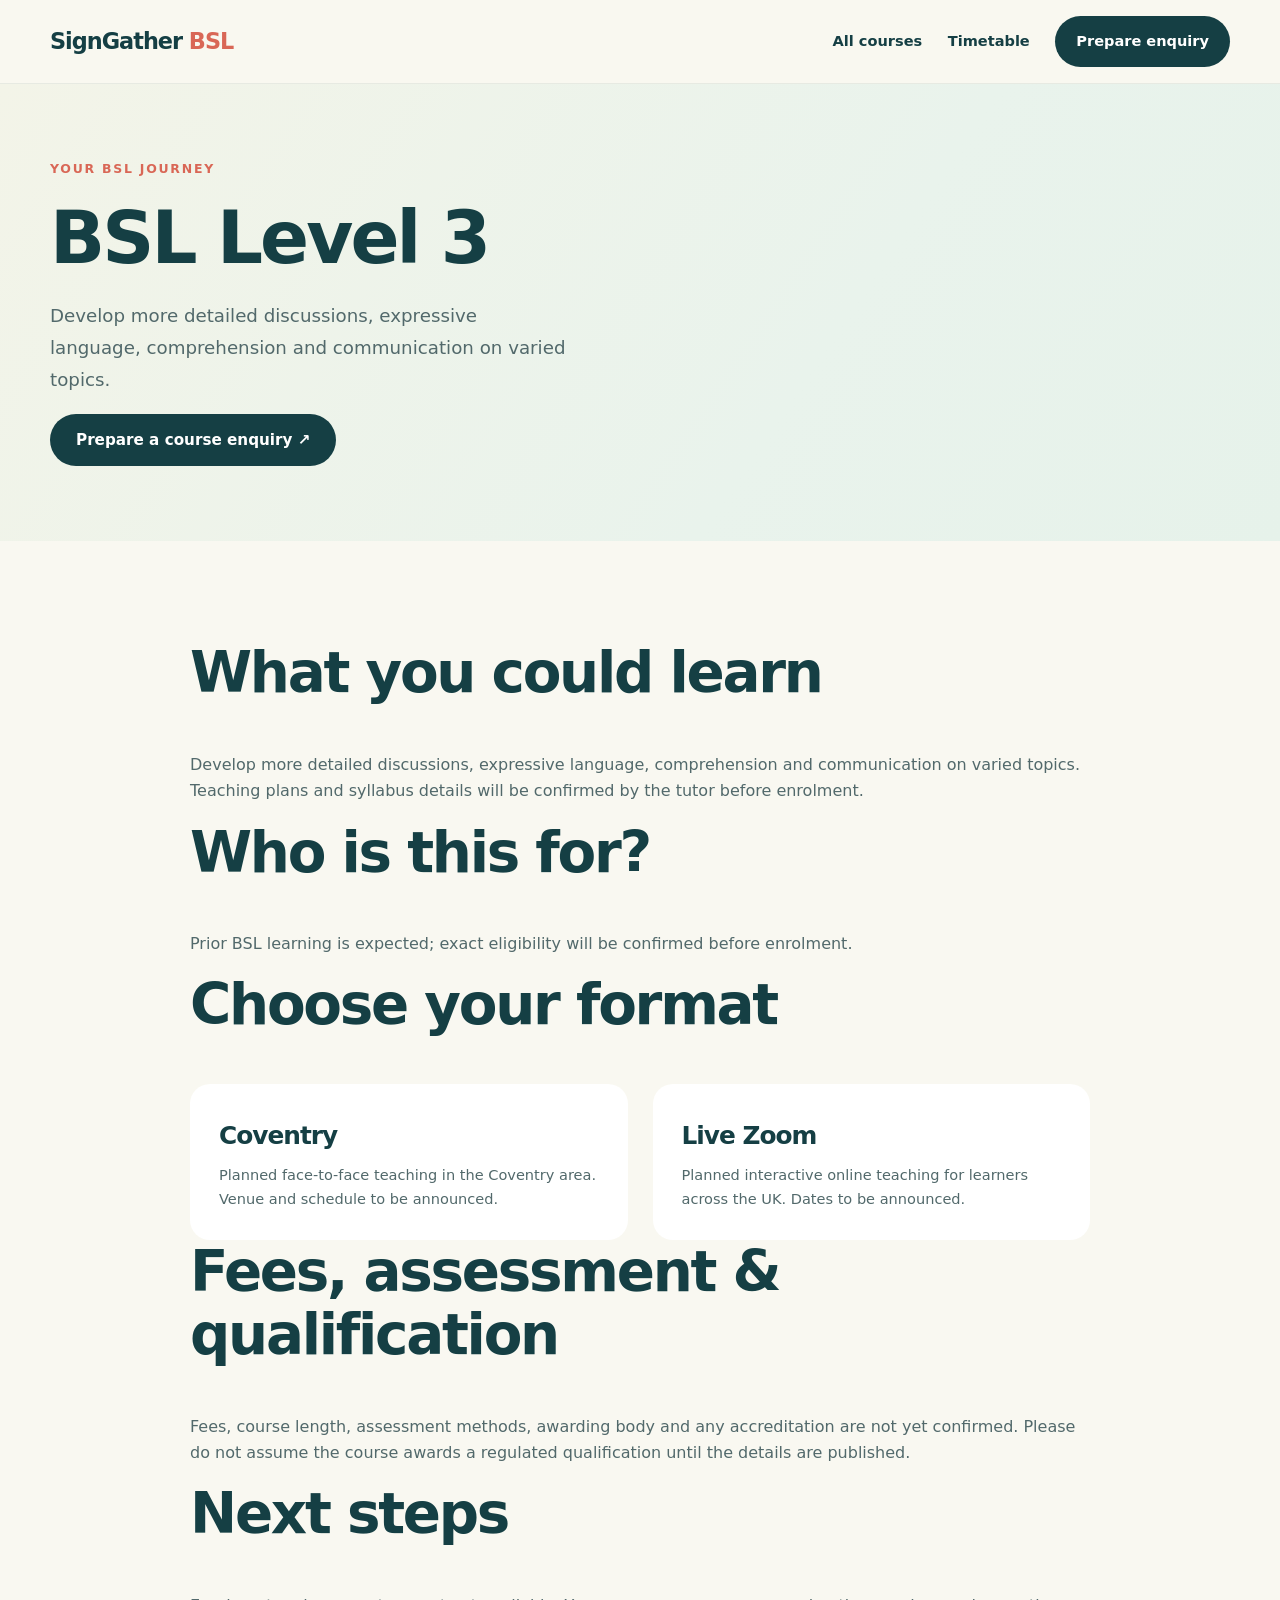
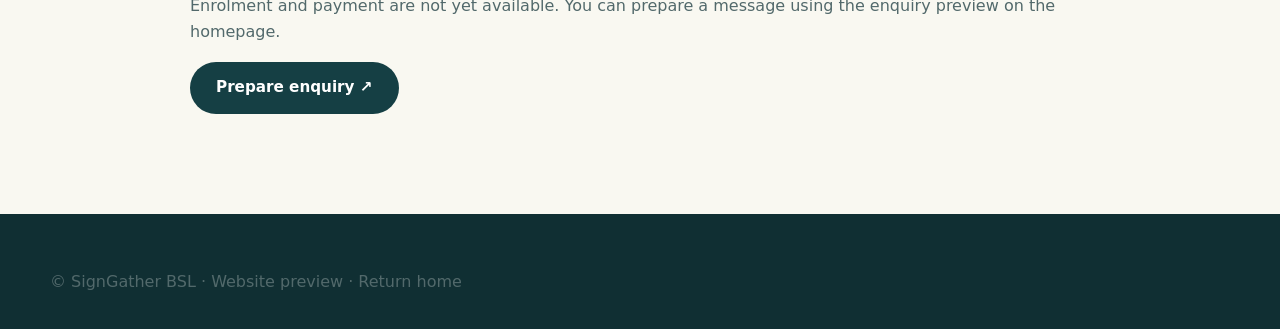
<file: level-3.html>
<!doctype html><html lang="en-GB"><head><meta charset="utf-8"><meta name="viewport" content="width=device-width,initial-scale=1"><meta name="description" content="Explore SignGather BSL BSL Level 3 in Coventry or nationwide on Zoom."><title>BSL Level 3 | SignGather BSL</title><link rel="icon" href="favicon.svg" type="image/svg+xml"><link rel="stylesheet" href="styles.css"></head><body><a class="skip-link" href="#main">Skip to content</a><header class="site-header"><div class="container header-inner"><a class="brand" href="index.html"><span class="brand-name">SignGather <strong>BSL</strong></span></a><nav class="main-nav" style="display:flex;position:static"><a href="index.html#courses">All courses</a><a href="index.html#timetable">Timetable</a><a href="index.html#enquire" class="nav-cta">Prepare enquiry</a></nav></div></header><main id="main"><section class="hero"><div class="container" style="padding-top:75px;padding-bottom:75px"><p class="eyebrow">YOUR BSL JOURNEY</p><h1>BSL Level 3</h1><p class="hero-description">Develop more detailed discussions, expressive language, comprehension and communication on varied topics.</p><a class="button button-dark" href="index.html#enquire">Prepare a course enquiry ↗</a></div></section><section class="section"><div class="container" style="max-width:900px"><h2>What you could learn</h2><p>Develop more detailed discussions, expressive language, comprehension and communication on varied topics. Teaching plans and syllabus details will be confirmed by the tutor before enrolment.</p><h2>Who is this for?</h2><p>Prior BSL learning is expected; exact eligibility will be confirmed before enrolment.</p><h2>Choose your format</h2><div class="steps-grid" style="grid-template-columns:repeat(auto-fit,minmax(220px,1fr))"><div class="step"><h3>Coventry</h3><p>Planned face-to-face teaching in the Coventry area. Venue and schedule to be announced.</p></div><div class="step"><h3>Live Zoom</h3><p>Planned interactive online teaching for learners across the UK. Dates to be announced.</p></div></div><h2>Fees, assessment & qualification</h2><p>Fees, course length, assessment methods, awarding body and any accreditation are not yet confirmed. Please do not assume the course awards a regulated qualification until the details are published.</p><h2>Next steps</h2><p>Enrolment and payment are not yet available. You can prepare a message using the enquiry preview on the homepage.</p><a class="button button-dark" href="index.html#enquire">Prepare enquiry ↗</a></div></section></main><footer class="site-footer"><div class="container"><p>© SignGather BSL · Website preview · <a href="index.html">Return home</a></p></div></footer></body></html>
</file>
<file: styles.css>
:root{color-scheme:light;--ink:#153f44;--ink-dark:#102f33;--muted:#52696b;--cream:#f9f8f1;--paper:#fffefa;--teal:#ccece3;--mint:#e4f2ec;--coral:#f6a48d;--coral-deep:#d96756;--line:#d8e3dd;--blue:#dcecf4;--radius:22px;--shadow:0 18px 55px rgba(16,47,51,.10)}
*{box-sizing:border-box}html{scroll-behavior:smooth;scroll-padding-top:92px}body{margin:0;background:var(--cream);color:var(--ink);font:400 16px/1.65 system-ui,-apple-system,BlinkMacSystemFont,"Segoe UI",sans-serif;-webkit-font-smoothing:antialiased}a{color:inherit;text-decoration:none}button,input,select,textarea{font:inherit}button{cursor:pointer}svg{max-width:100%}h1,h2,h3,p{margin-top:0}h1,h2,h3{line-height:1.13;letter-spacing:-.04em}h2{font-size:clamp(2.45rem,4.4vw,4.25rem)}h3{font-size:1.4rem}p{color:var(--muted)}em{font-family:Georgia,"Times New Roman",serif;font-style:italic;font-weight:400;letter-spacing:-.055em}::selection{background:#f6a48d;color:#153f44}:focus-visible{outline:3px solid var(--coral-deep);outline-offset:4px}button:focus-visible,a:focus-visible,input:focus-visible,select:focus-visible,textarea:focus-visible{outline:3px solid #a83d35;outline-offset:3px}[hidden]{display:none!important}.container{width:min(1180px,calc(100% - 48px));margin-inline:auto}.skip-link{position:absolute;z-index:1000;top:-80px;left:16px;background:#fff;padding:12px 20px;border:3px solid var(--ink)}.skip-link:focus{top:12px}.announcement{display:flex;justify-content:center;align-items:center;gap:9px;min-height:31px;padding:5px 16px;background:var(--ink);color:#fff;font-size:.75rem;font-weight:750;letter-spacing:.02em;text-align:center}.announcement-dot,.live-dot{width:8px;height:8px;display:inline-block;flex:none;border-radius:100%;background:#f9b6a3}.site-header{position:relative;z-index:20;background:rgba(249,248,241,.96);border-bottom:1px solid rgba(21,63,68,.08)}.header-inner{min-height:83px;display:flex;justify-content:space-between;align-items:center;gap:32px}.brand{display:inline-flex;align-items:center;gap:11px;font-size:1.4rem;white-space:nowrap;font-weight:800;letter-spacing:-.045em}.brand strong{color:var(--coral-deep)}.brand-icon{display:grid;place-items:center;width:47px;height:47px;border-radius:16px;background:var(--ink);color:#f5b4a1;font-weight:800;font-size:2.1rem}.brand-icon svg{width:36px;height:36px}.main-nav{display:flex;align-items:center;gap:clamp(14px,2vw,32px);font-size:.91rem;font-weight:650}.main-nav a:not(.nav-cta):hover,.site-footer a:hover{color:var(--coral-deep)}.nav-cta{background:var(--ink);color:#fff;border-radius:100px;padding:13px 21px}.nav-cta:hover,.button-dark:hover{background:#245d61}.nav-cta span,.button span{margin-left:10px}.menu-toggle{display:none}.hero{position:relative;overflow:hidden;background:linear-gradient(124deg,#f3f4e8 0%,#e9f3ec 63%,#e6f2ea 100%)}.hero-grid{min-height:640px;padding-block:82px 98px;display:grid;grid-template-columns:1.08fr .92fr;align-items:center;gap:55px}.eyebrow{margin:0 0 21px;color:var(--coral-deep);font-size:.78rem;font-weight:850;letter-spacing:.14em}.eyebrow-icon{font-size:1.4rem;vertical-align:-2px;margin-right:6px}.hero h1{font-size:clamp(3.25rem,5.65vw,6.1rem);line-height:1.035;margin-bottom:25px}.hero h1 em{color:#db7366;white-space:nowrap}.hero-description{max-width:520px;font-size:1.14rem;line-height:1.75}.hero-actions{display:flex;flex-wrap:wrap;gap:12px;margin-top:30px}.button{display:inline-flex;align-items:center;justify-content:center;border:2px solid transparent;border-radius:99px;padding:14px 24px;font-weight:780;font-size:.95rem;line-height:1.3;min-height:52px;transition:transform .2s,background .2s}.button:hover{transform:translateY(-2px)}.button-dark{background:var(--ink);color:#fff}.button-outline{border-color:var(--ink);color:var(--ink);background:transparent}.button-outline:hover{background:#fff}.button-coral{background:var(--coral);color:#2a2924}.button-coral:hover{background:#ffd0bd}.hero-meta{display:flex;flex-wrap:wrap;gap:13px 27px;font-size:.86rem;font-weight:730;margin-top:40px}.hero-meta span{display:flex;align-items:center;gap:8px}.meta-icon{font-size:1.2rem;color:var(--coral-deep)}.hero-art{position:relative;min-height:465px;display:grid;place-items:center;isolation:isolate}.hero-orbit{position:absolute;z-index:-1;border-radius:50%;background:#dbebe2}.hero-orbit-one{width:105%;aspect-ratio:1/1;max-width:490px;transform:rotate(16deg)}.hero-orbit-two{width:77%;aspect-ratio:1/1;background:#f9e0d2;transform:translate(40px,16px)}.lesson-card{position:relative;width:min(390px,90%);background:var(--paper);border:8px solid #fff;border-radius:26px;box-shadow:0 27px 65px rgba(17,60,62,.18);transform:rotate(-4deg);overflow:hidden}.lesson-card-top,.lesson-card-bottom{display:flex;align-items:center;justify-content:space-between;gap:12px;padding:17px 19px;background:#fff;font-size:.75rem;font-weight:800}.lesson-card-top{justify-content:flex-start}.lesson-card-top>span:last-child{margin-left:auto;font-size:1.3rem}.lesson-card-top .live-dot{background:#77be9b}.lesson-visual{height:265px;position:relative;display:flex;justify-content:space-around;align-items:flex-end;padding:0 18px;background:#e3f1ea;overflow:hidden}.person{width:44%;height:225px;position:relative;display:flex;flex-direction:column;align-items:center;justify-content:flex-end}.person-head{width:84px;height:105px;border-radius:47% 47% 45% 45%;background:#d89d7c;position:absolute;top:7px;z-index:3}.person-head:before{content:"";position:absolute;inset:-7px -2px 60px;border-radius:55px 55px 18px 18px;background:#263a3c}.person-head:after{content:"•  •";position:absolute;top:41px;left:27px;font-size:1.15rem;letter-spacing:8px;color:#362e30}.person-body{width:150px;height:130px;background:#e58e76;border-radius:85px 85px 0 0;position:relative}.person-body:after{content:"";position:absolute;width:42px;height:83px;border-radius:50px;background:#d89d7c;right:-6px;top:-38px;transform:rotate(-28deg);border:5px solid #e3f1ea}.person-two .person-head{background:#8c5844}.person-two .person-head:before{inset:-13px -8px 47px;border-radius:50px 50px 28px 25px;background:#26232b}.person-two .person-head:after{color:#211d20}.person-two .person-body{background:#748fb8}.person-two .person-body:after{background:#8c5844;right:auto;left:-1px;transform:rotate(35deg)}.speech-bubble{position:absolute;top:-25px;right:-29px;z-index:7;background:#fff;color:var(--ink);padding:8px 11px;border-radius:13px;box-shadow:0 5px 15px #1b4c451c;transform:rotate(6deg);font-size:.8rem;font-weight:900;white-space:nowrap}.person-two .speech-bubble{right:auto;left:-29px;top:-37px;transform:rotate(-6deg)}.connecting-line{position:absolute;top:38%;z-index:9;left:47%;font-size:2.6rem;color:var(--coral-deep)}.lesson-card-bottom strong,.lesson-card-bottom span{display:block}.lesson-card-bottom span{color:var(--muted);font-size:.73rem;font-weight:500}.lesson-heart{font-size:2rem!important;color:#ef9a87!important}.float-note{position:absolute;z-index:3;background:#fff;padding:11px 16px;border-radius:99px;box-shadow:0 10px 29px rgba(17,60,62,.12);font-size:.8rem;font-weight:800;white-space:nowrap}.float-note span{color:#e57b6b;margin-right:6px}.float-note-top{top:17px;right:-5px;transform:rotate(6deg)}.float-note-bottom{bottom:40px;left:-30px;transform:rotate(-5deg)}.art-spark{position:absolute;color:#e98f79}.art-spark-one{font-size:4rem;top:4px;left:3px}.art-spark-two{font-size:3rem;bottom:3px;right:20px}.hero-wave{position:absolute;bottom:-1px;left:0;right:0;height:26px;background:var(--cream);clip-path:ellipse(67% 100% at 50% 100%)}.trust-strip{padding:24px 0 22px;background:var(--cream);border-bottom:1px solid var(--line)}.trust-inner{display:flex;align-items:center;justify-content:space-between;gap:14px;font-size:.75rem;font-weight:860;letter-spacing:.09em}.trust-separator{color:#db8070;font-size:1.3rem}.section{padding:100px 0}.section-heading{display:grid;grid-template-columns:1.4fr .6fr;gap:30px;align-items:end;margin-bottom:36px}.section-heading h2{max-width:720px;margin-bottom:0}.section-heading>p{max-width:320px;line-height:1.8}.highlight-underline{background:linear-gradient(transparent 77%,#f5b39f 0)}.filter-bar{display:flex;align-items:end;gap:17px;padding:18px 22px;border:1px solid var(--line);border-radius:20px;background:#fff;box-shadow:0 5px 20px rgba(16,47,51,.03)}.filter-control{flex:1}.filter-control label,.field label{display:block;color:var(--ink);margin-bottom:7px;font-size:.81rem;font-weight:800}select,input,textarea{width:100%;border:1.5px solid #bfcfc8;border-radius:11px;padding:12px 13px;background:#fff;color:var(--ink);min-height:49px}select{padding-right:28px}.filter-control select{font-weight:690}.reset-button{border:0;background:transparent;color:var(--coral-deep);font-size:.85rem;font-weight:800;min-height:48px;padding:0 4px}.reset-button:hover{text-decoration:underline}.course-count{font-size:.83rem;margin:22px 0 15px;color:var(--muted)}.course-grid{display:grid;grid-template-columns:repeat(3,minmax(0,1fr));gap:18px}.course-card{min-width:0;min-height:350px;display:flex;flex-direction:column;padding:25px 25px 19px;background:#fff;border:1px solid var(--line);border-radius:var(--radius);transition:box-shadow .2s,transform .2s}.course-card:hover{box-shadow:var(--shadow);transform:translateY(-4px)}.card-top{display:flex;justify-content:space-between;align-items:center;gap:8px}.card-number{font-size:1.3rem;font-weight:900;color:#c4d6ce}.tag{border-radius:100px;padding:6px 11px;font-size:.7rem;font-weight:790;white-space:nowrap}.tag-coral{background:#f9ded6;color:#824338}.tag-blue{background:#dcedf4;color:#2d6275}.card-symbol{display:flex;align-items:center;margin-top:25px;margin-bottom:14px;height:44px;color:var(--coral-deep);font-size:3.2rem;font-family:Georgia,serif}.card-category{margin-bottom:7px;color:var(--coral-deep);font-size:.71rem;font-weight:850;letter-spacing:.12em}.course-card h3{margin-bottom:10px;font-size:1.72rem}.course-card>p:not(.card-category){margin-bottom:27px;font-size:.91rem;line-height:1.7}.card-footer{margin-top:auto;padding-top:18px;display:flex;align-items:center;justify-content:space-between;gap:10px;border-top:1px solid var(--line)}.card-footer>span{font-size:.7rem;color:var(--muted)}.course-select{flex:none;background:var(--ink);border:0;border-radius:50px;color:#fff;padding:9px 13px;font-size:.78rem;font-weight:780}.course-select:hover{background:#276268}.course-select span{margin-left:5px}.small-print{font-size:.8rem;margin:23px 0 0}.steps-section{background:#e7f1eb}.centered-heading{text-align:center;max-width:690px;margin:0 auto 51px}.centered-heading h2{margin-bottom:16px}.steps-grid{display:grid;grid-template-columns:repeat(3,minmax(0,1fr));gap:25px}.step{padding:29px;border-radius:20px;background:#fff}.step-icon{width:74px;height:74px;display:grid;place-items:center;margin-bottom:29px;border-radius:23px;background:#f6e0d7;color:var(--coral-deep);font-size:3.3rem;line-height:1}.step:nth-child(2) .step-icon{background:#e0ecf5;color:#4d729b}.step:nth-child(3) .step-icon{background:#dbf0e2;color:#367b63}.step-index{color:var(--coral-deep);font-size:.72rem;font-weight:870;letter-spacing:.12em}.step h3{margin:9px 0 13px;font-size:1.55rem}.step p{margin-bottom:0;font-size:.91rem}.about-section{background:var(--cream)}.about-grid{display:grid;grid-template-columns:1fr 1fr;gap:clamp(40px,6vw,100px);align-items:center}.about-visual{position:relative;min-height:525px;padding:55px;display:grid;place-items:center;border-radius:34px;background:#c2ded0;overflow:hidden}.about-visual:before,.about-visual:after{content:"";position:absolute;border:3px solid rgba(255,255,255,.55);border-radius:50%;width:400px;height:400px}.about-visual:before{top:-170px;left:-200px}.about-visual:after{right:-180px;bottom:-190px;width:460px;height:460px}.about-sticker{position:absolute;top:30px;right:28px;z-index:2;width:100px;height:100px;background:#f5a38d;border-radius:50%;display:grid;place-content:center;text-align:center;transform:rotate(12deg);font-size:.8rem;font-weight:900;line-height:1.25}.about-sticker span{font-size:1.5rem}.about-graphic{position:relative;z-index:1;text-align:center;font-family:Georgia,serif;font-size:2.6rem;line-height:1.15;letter-spacing:-.07em}.about-graphic strong{display:block;font-weight:600}.about-graphic span{display:block;font-size:5rem;line-height:.8;color:var(--coral-deep)}.about-caption{position:absolute;bottom:30px;left:30px;font-size:.85rem;font-weight:800}.about-content h2{margin-bottom:20px}.about-content>p:not(.eyebrow){font-size:1rem;line-height:1.85}.benefit-list{margin:27px 0}.benefit-list>div{display:flex;align-items:flex-start;gap:15px;margin-bottom:17px}.benefit-icon{width:42px;height:42px;border-radius:14px;background:#e2efe8;color:var(--coral-deep);display:grid;place-items:center;flex:none;font-size:1.5rem}.benefit-list h3{font-size:1.07rem;letter-spacing:-.02em;margin-bottom:4px}.benefit-list p{font-size:.88rem;margin-bottom:0}.text-link{font-weight:900;text-decoration:underline;text-decoration-color:var(--coral-deep);text-underline-offset:7px}.text-link span{margin-left:7px}.faq-section{background:#fff}.faq-grid{display:grid;grid-template-columns:.85fr 1.15fr;gap:80px}.faq-grid h2{margin-bottom:14px}.faq-list{border-top:1px solid var(--line)}.faq-list details{border-bottom:1px solid var(--line);padding:21px 4px}.faq-list summary{position:relative;cursor:pointer;list-style:none;padding-right:35px;font-size:1rem;font-weight:770;line-height:1.4}.faq-list summary::-webkit-details-marker{display:none}.faq-list summary:after{content:"+";font-size:1.6rem;font-weight:400;position:absolute;right:4px;top:-5px}.faq-list details[open] summary:after{content:"−"}.faq-list details p{margin:14px 0 0;font-size:.93rem;line-height:1.8}.enquiry-section{background:var(--ink);color:#fff}.enquiry-grid{display:grid;grid-template-columns:.9fr 1.1fr;gap:70px;align-items:center}.eyebrow-light{color:#ffb7a5}.enquiry-intro h2{margin-bottom:20px}.enquiry-intro h2 em{color:#ffbaa5}.enquiry-intro p{color:#d5e7e5;max-width:425px}.enquiry-decoration{margin-top:45px;color:#f7b19d;font-size:4rem;word-spacing:24px}.enquiry-decoration span{color:#b0e6d7}.enquiry-form{background:#fff;color:var(--ink);padding:35px;border-radius:var(--radius);box-shadow:0 25px 65px rgba(3,23,25,.14)}.enquiry-form h3{margin-bottom:27px;font-size:1.55rem}.form-row{display:grid;grid-template-columns:repeat(2,minmax(0,1fr));gap:14px}.field{margin-bottom:17px}.field label span{color:var(--coral-deep)}.field textarea{resize:vertical;min-height:95px}.enquiry-form .button{width:100%;margin-top:3px}.form-help{margin:12px 0 0;font-size:.72rem;line-height:1.5}.enquiry-output{margin-top:20px;padding-top:20px;border-top:1px solid var(--line)}.enquiry-output label{font-size:.84rem;font-weight:850;display:block;margin-bottom:8px}.enquiry-output textarea{min-height:175px;font-size:.85rem}.enquiry-output .button{margin-top:10px}.enquiry-output p{font-size:.8rem;margin:7px 0 0}.site-footer{background:var(--ink-dark);color:#fff;padding:55px 0 18px}.footer-top{display:flex;justify-content:space-between;gap:30px;padding-bottom:42px}.footer-brand .brand-icon{background:#c5e2d6;color:var(--ink);font-size:1.7rem}.footer-top p{color:#bdd2ce;font-size:.9rem;margin:20px 0 0}.footer-top nav{display:flex;align-items:flex-start;gap:22px;flex-wrap:wrap;font-size:.88rem;font-weight:750}.footer-bottom{display:flex;justify-content:space-between;align-items:center;gap:20px;border-top:1px solid #456266;padding-top:22px;font-size:.76rem;color:#c2d1cf}.footer-bottom a{color:#fff}
@media(max-width:1050px){.hero-grid{gap:20px}.hero h1{font-size:clamp(3.5rem,6.3vw,5.2rem)}.lesson-card{width:min(350px,96%)}.float-note-top{right:0}.course-grid{grid-template-columns:repeat(2,minmax(0,1fr))}.faq-grid{gap:45px}}
@media(max-width:800px){.container{width:min(100% - 36px,650px)}.header-inner{min-height:74px}.brand{font-size:1.25rem}.brand-icon{width:42px;height:42px}.menu-toggle{width:44px;height:44px;display:flex;flex-direction:column;justify-content:center;align-items:center;gap:5px;background:transparent;border:1px solid var(--line);border-radius:12px}.menu-toggle span{width:20px;height:2px;background:var(--ink);border-radius:1px}.main-nav{display:none;position:absolute;left:0;right:0;top:100%;padding:16px 20px 22px;background:var(--cream);box-shadow:0 15px 25px rgba(16,47,51,.12);flex-direction:column;align-items:stretch;gap:8px}.main-nav.is-open{display:flex}.main-nav a{padding:10px 13px}.main-nav .nav-cta{text-align:center;margin-top:6px}.hero-grid{grid-template-columns:1fr;min-height:0;padding:65px 0 75px;gap:40px}.hero h1{font-size:clamp(3.2rem,8vw,5.3rem)}.hero-art{min-height:405px;max-width:480px;width:100%;margin:auto}.hero-orbit-one{max-width:410px}.hero-meta{margin-top:29px}.trust-inner{flex-wrap:wrap;justify-content:center;gap:8px 16px}.section{padding:73px 0}.section-heading,.about-grid,.faq-grid,.enquiry-grid{grid-template-columns:1fr;gap:28px}.section-heading>p{max-width:600px;margin:0}.steps-grid{grid-template-columns:1fr;gap:14px}.step{display:grid;grid-template-columns:80px 1fr;column-gap:20px;padding:22px}.step-icon{grid-row:span 3;margin:0}.step h3{margin:3px 0 7px}.step p{max-width:500px}.about-visual{min-height:375px;order:1}.about-content{order:2}.faq-grid{gap:25px}.enquiry-grid{gap:28px}.enquiry-intro h2{max-width:500px}.enquiry-decoration{display:none}}
@media(max-width:560px){.container{width:calc(100% - 30px)}.announcement{font-size:.67rem}.hero-grid{padding-top:48px;gap:27px}.hero h1{font-size:clamp(2.75rem,11vw,4rem)}.hero h1 em{white-space:normal}.hero-description{font-size:1rem}.hero-actions{flex-direction:column;max-width:350px}.hero-actions .button{width:100%}.hero-art{min-height:330px}.lesson-card{width:min(300px,88%);border-width:5px}.lesson-visual{height:210px}.person{height:185px}.person-head{width:63px;height:78px}.person-head:before{bottom:44px}.person-head:after{top:29px;left:18px}.person-body{width:112px;height:105px}.person-body:after{width:30px;height:62px}.speech-bubble{font-size:.67rem;top:-14px;right:-13px}.person-two .speech-bubble{top:-20px;left:-12px}.float-note{font-size:.65rem;padding:8px 10px}.float-note-top{top:0}.float-note-bottom{bottom:15px;left:0}.hero-orbit-one{max-width:330px}.hero-orbit-two{max-width:290px}.trust-inner{font-size:.66rem}.trust-separator{font-size:1rem}.section{padding:63px 0}.section-heading{gap:16px}.filter-bar{display:grid;grid-template-columns:1fr;gap:10px;padding:16px}.filter-control{width:100%}.reset-button{justify-self:end;min-height:33px}.course-grid{grid-template-columns:1fr}.course-card{min-height:325px}.centered-heading{margin-bottom:30px}.step{grid-template-columns:58px 1fr;gap:0 13px}.step-icon{width:58px;height:58px;border-radius:17px;font-size:2.4rem}.step h3{font-size:1.27rem}.step p{font-size:.86rem}.about-visual{min-height:310px;padding:28px}.about-graphic{font-size:2.1rem}.about-sticker{width:80px;height:80px;top:12px;right:12px;font-size:.65rem}.enquiry-form{padding:22px 18px}.form-row{grid-template-columns:1fr;gap:0}.footer-top{flex-direction:column}.footer-top nav{gap:15px}.footer-bottom{flex-direction:column;align-items:flex-start;gap:8px}}
@media(prefers-reduced-motion:reduce){html{scroll-behavior:auto}*,*:before,*:after{animation-duration:.01ms!important;transition-duration:.01ms!important;scroll-behavior:auto!important}}
</file>
